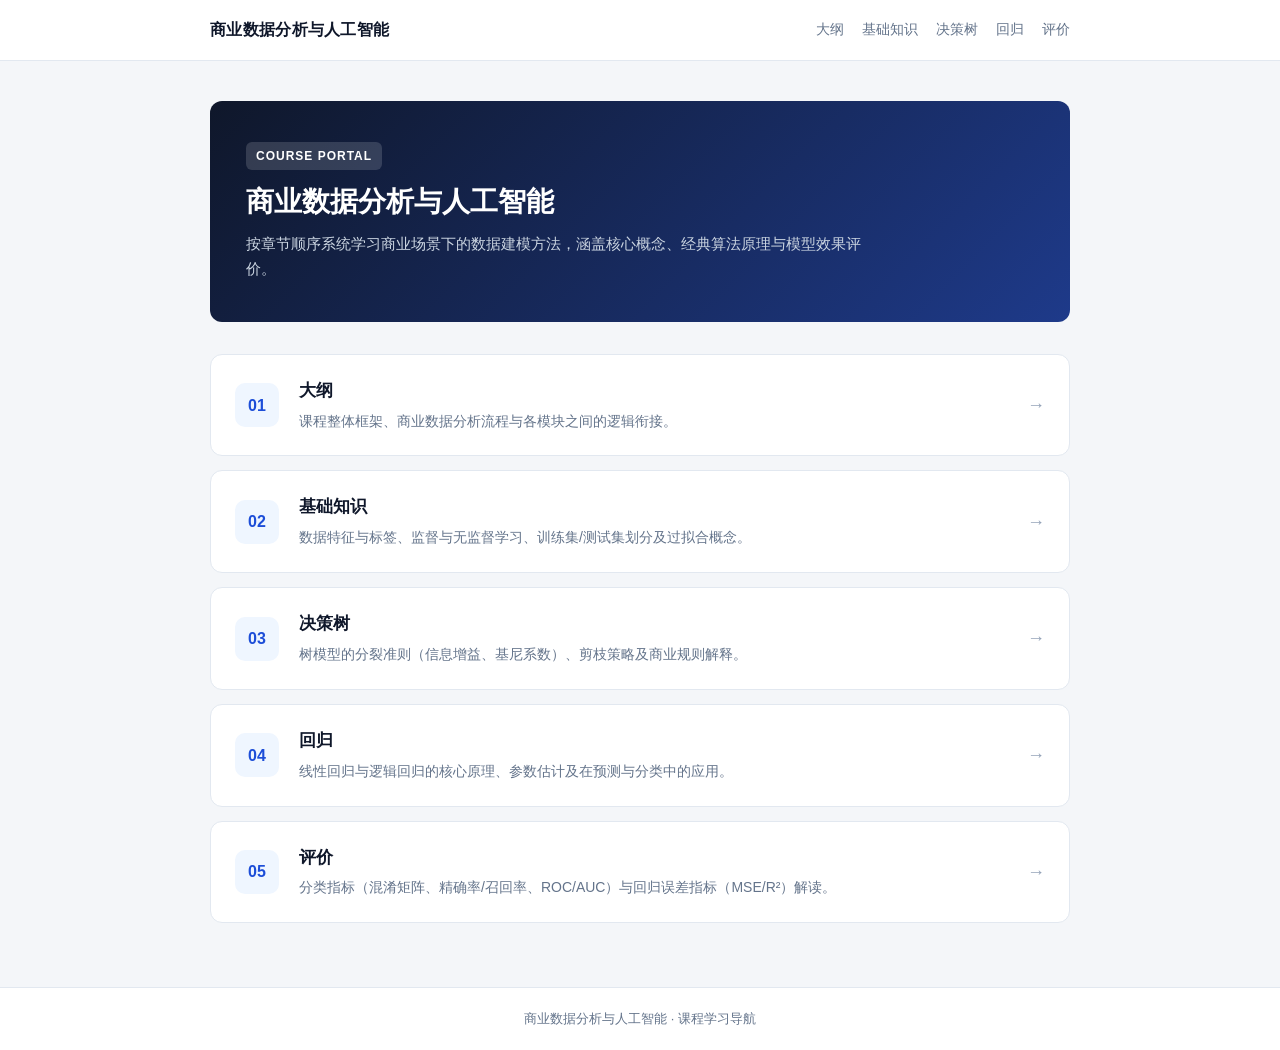
<file: index.html>
<!DOCTYPE html>
<html lang="zh-CN">
<head>
  <meta charset="UTF-8" />
  <meta name="viewport" content="width=device-width, initial-scale=1.0" />
  <title>商业数据分析与人工智能 - 课程导航</title>
  <link rel="stylesheet" href="./style.css" />
</head>
<body>
  <header class="topbar">
    <div class="topbar-inner">
      <a class="brand" href="./index.html">商业数据分析与人工智能</a>
      <nav class="nav-links">
        <a href="./01-outline.html">大纲</a>
        <a href="./02-basics.html">基础知识</a>
        <a href="./03-tree.html">决策树</a>
        <a href="./04-regression.html">回归</a>
        <a href="./05-evaluation.html">评价</a>
      </nav>
    </div>
  </header>

  <main class="container">
    <section class="hero">
      <span class="hero-tag">Course Portal</span>
      <h1>商业数据分析与人工智能</h1>
      <p>按章节顺序系统学习商业场景下的数据建模方法，涵盖核心概念、经典算法原理与模型效果评价。</p>
    </section>

    <section class="card-list">
      <a class="nav-card" href="./01-outline.html">
        <div class="step-num">01</div>
        <div class="card-body">
          <div class="card-title">大纲</div>
          <div class="card-desc">课程整体框架、商业数据分析流程与各模块之间的逻辑衔接。</div>
        </div>
        <div class="card-arrow">→</div>
      </a>

      <a class="nav-card" href="./02-basics.html">
        <div class="step-num">02</div>
        <div class="card-body">
          <div class="card-title">基础知识</div>
          <div class="card-desc">数据特征与标签、监督与无监督学习、训练集/测试集划分及过拟合概念。</div>
        </div>
        <div class="card-arrow">→</div>
      </a>

      <a class="nav-card" href="./03-tree.html">
        <div class="step-num">03</div>
        <div class="card-body">
          <div class="card-title">决策树</div>
          <div class="card-desc">树模型的分裂准则（信息增益、基尼系数）、剪枝策略及商业规则解释。</div>
        </div>
        <div class="card-arrow">→</div>
      </a>

      <a class="nav-card" href="./04-regression.html">
        <div class="step-num">04</div>
        <div class="card-body">
          <div class="card-title">回归</div>
          <div class="card-desc">线性回归与逻辑回归的核心原理、参数估计及在预测与分类中的应用。</div>
        </div>
        <div class="card-arrow">→</div>
      </a>

      <a class="nav-card" href="./05-evaluation.html">
        <div class="step-num">05</div>
        <div class="card-body">
          <div class="card-title">评价</div>
          <div class="card-desc">分类指标（混淆矩阵、精确率/召回率、ROC/AUC）与回归误差指标（MSE/R²）解读。</div>
        </div>
        <div class="card-arrow">→</div>
      </a>
    </section>
  </main>

  <footer>
    商业数据分析与人工智能 · 课程学习导航
  </footer>
</body>
</html>
</file>
<file: style.css>
:root {
  --bg-page: #f4f6f9;
  --bg-card: #ffffff;
  --primary: #1d4ed8;       /* 主题蓝 */
  --primary-soft: #eff6ff;
  --text-dark: #0f172a;     /* 主标题 */
  --text-body: #334155;     /* 正文 */
  --text-muted: #64748b;    /* 辅助文字 */
  --border: #e2e8f0;
  --radius: 12px;
  --max-width: 900px;
}

* {
  box-sizing: border-box;
  margin: 0;
  padding: 0;
}

body {
  font-family: -apple-system, BlinkMacSystemFont, "Segoe UI", Roboto, "PingFang SC", "Microsoft YaHei", sans-serif;
  background-color: var(--bg-page);
  color: var(--text-body);
  line-height: 1.7;
  min-height: 100vh;
  display: flex;
  flex-direction: column;
}

/* 顶部统一导航栏 */
.topbar {
  background-color: var(--bg-card);
  border-bottom: 1px solid var(--border);
  position: sticky;
  top: 0;
  z-index: 100;
}

.topbar-inner {
  max-width: var(--max-width);
  margin: 0 auto;
  padding: 0 20px;
  height: 60px;
  display: flex;
  align-items: center;
  justify-content: space-between;
}

.brand {
  font-size: 16px;
  font-weight: 700;
  color: var(--text-dark);
  text-decoration: none;
  letter-spacing: 0.3px;
}

.nav-links {
  display: flex;
  gap: 18px;
  font-size: 14px;
}

.nav-links a {
  color: var(--text-muted);
  text-decoration: none;
  transition: color 0.15s;
}

.nav-links a:hover,
.nav-links a.active {
  color: var(--primary);
  font-weight: 600;
}

/* 页面主体容器 */
.container {
  max-width: var(--max-width);
  width: 100%;
  margin: 0 auto;
  padding: 40px 20px 64px;
  flex: 1;
}

/* 首页 Hero 区域 */
.hero {
  background: linear-gradient(135deg, #0f172a 0%, #1e3a8a 100%);
  color: #ffffff;
  border-radius: var(--radius);
  padding: 40px 36px;
  margin-bottom: 32px;
}

.hero-tag {
  display: inline-block;
  font-size: 12px;
  font-weight: 600;
  letter-spacing: 1px;
  text-transform: uppercase;
  background: rgba(255, 255, 255, 0.15);
  padding: 4px 10px;
  border-radius: 6px;
  margin-bottom: 14px;
}

.hero h1 {
  font-size: 28px;
  font-weight: 700;
  margin-bottom: 10px;
  line-height: 1.3;
}

.hero p {
  color: #cbd5e1;
  font-size: 15px;
  max-width: 640px;
}

/* 导航卡片列表 */
.card-list {
  display: flex;
  flex-direction: column;
  gap: 14px;
}

.nav-card {
  display: flex;
  align-items: center;
  gap: 20px;
  background: var(--bg-card);
  border: 1px solid var(--border);
  border-radius: var(--radius);
  padding: 22px 24px;
  text-decoration: none;
  color: inherit;
  transition: transform 0.15s ease, box-shadow 0.15s ease, border-color 0.15s ease;
}

.nav-card:hover {
  transform: translateY(-2px);
  border-color: var(--primary);
  box-shadow: 0 8px 24px rgba(15, 23, 42, 0.06);
}

.step-num {
  flex-shrink: 0;
  width: 44px;
  height: 44px;
  border-radius: 10px;
  background: var(--primary-soft);
  color: var(--primary);
  font-weight: 700;
  font-size: 16px;
  display: flex;
  align-items: center;
  justify-content: center;
}

.card-body {
  flex: 1;
}

.card-title {
  font-size: 17px;
  font-weight: 600;
  color: var(--text-dark);
  margin-bottom: 4px;
}

.card-desc {
  font-size: 14px;
  color: var(--text-muted);
}

.card-arrow {
  color: #94a3b8;
  font-size: 18px;
  transition: transform 0.15s ease, color 0.15s ease;
}

.nav-card:hover .card-arrow {
  color: var(--primary);
  transform: translateX(4px);
}

/* 子页面内容区卡片 */
.article-card {
  background: var(--bg-card);
  border: 1px solid var(--border);
  border-radius: var(--radius);
  padding: 36px;
}

.article-card h1 {
  font-size: 26px;
  color: var(--text-dark);
  margin-bottom: 16px;
  padding-bottom: 16px;
  border-bottom: 1px solid var(--border);
}

.article-card h2 {
  font-size: 19px;
  color: var(--text-dark);
  margin: 28px 0 12px;
}

.article-card p {
  margin-bottom: 14px;
}

/* 底部上一章/下一章切换 */
.pager {
  display: flex;
  justify-content: space-between;
  margin-top: 24px;
  gap: 12px;
}

.pager a {
  background: var(--bg-card);
  border: 1px solid var(--border);
  border-radius: 8px;
  padding: 10px 18px;
  font-size: 14px;
  color: var(--text-dark);
  text-decoration: none;
  transition: border-color 0.15s, color 0.15s;
}

.pager a:hover {
  border-color: var(--primary);
  color: var(--primary);
}

/* 页脚 */
footer {
  text-align: center;
  padding: 20px;
  font-size: 13px;
  color: var(--text-muted);
  border-top: 1px solid var(--border);
  background: var(--bg-card);
}

@media (max-width: 640px) {
  .nav-links { display: none; }
  .hero { padding: 28px 22px; }
  .article-card { padding: 24px 20px; }
}
</file>
